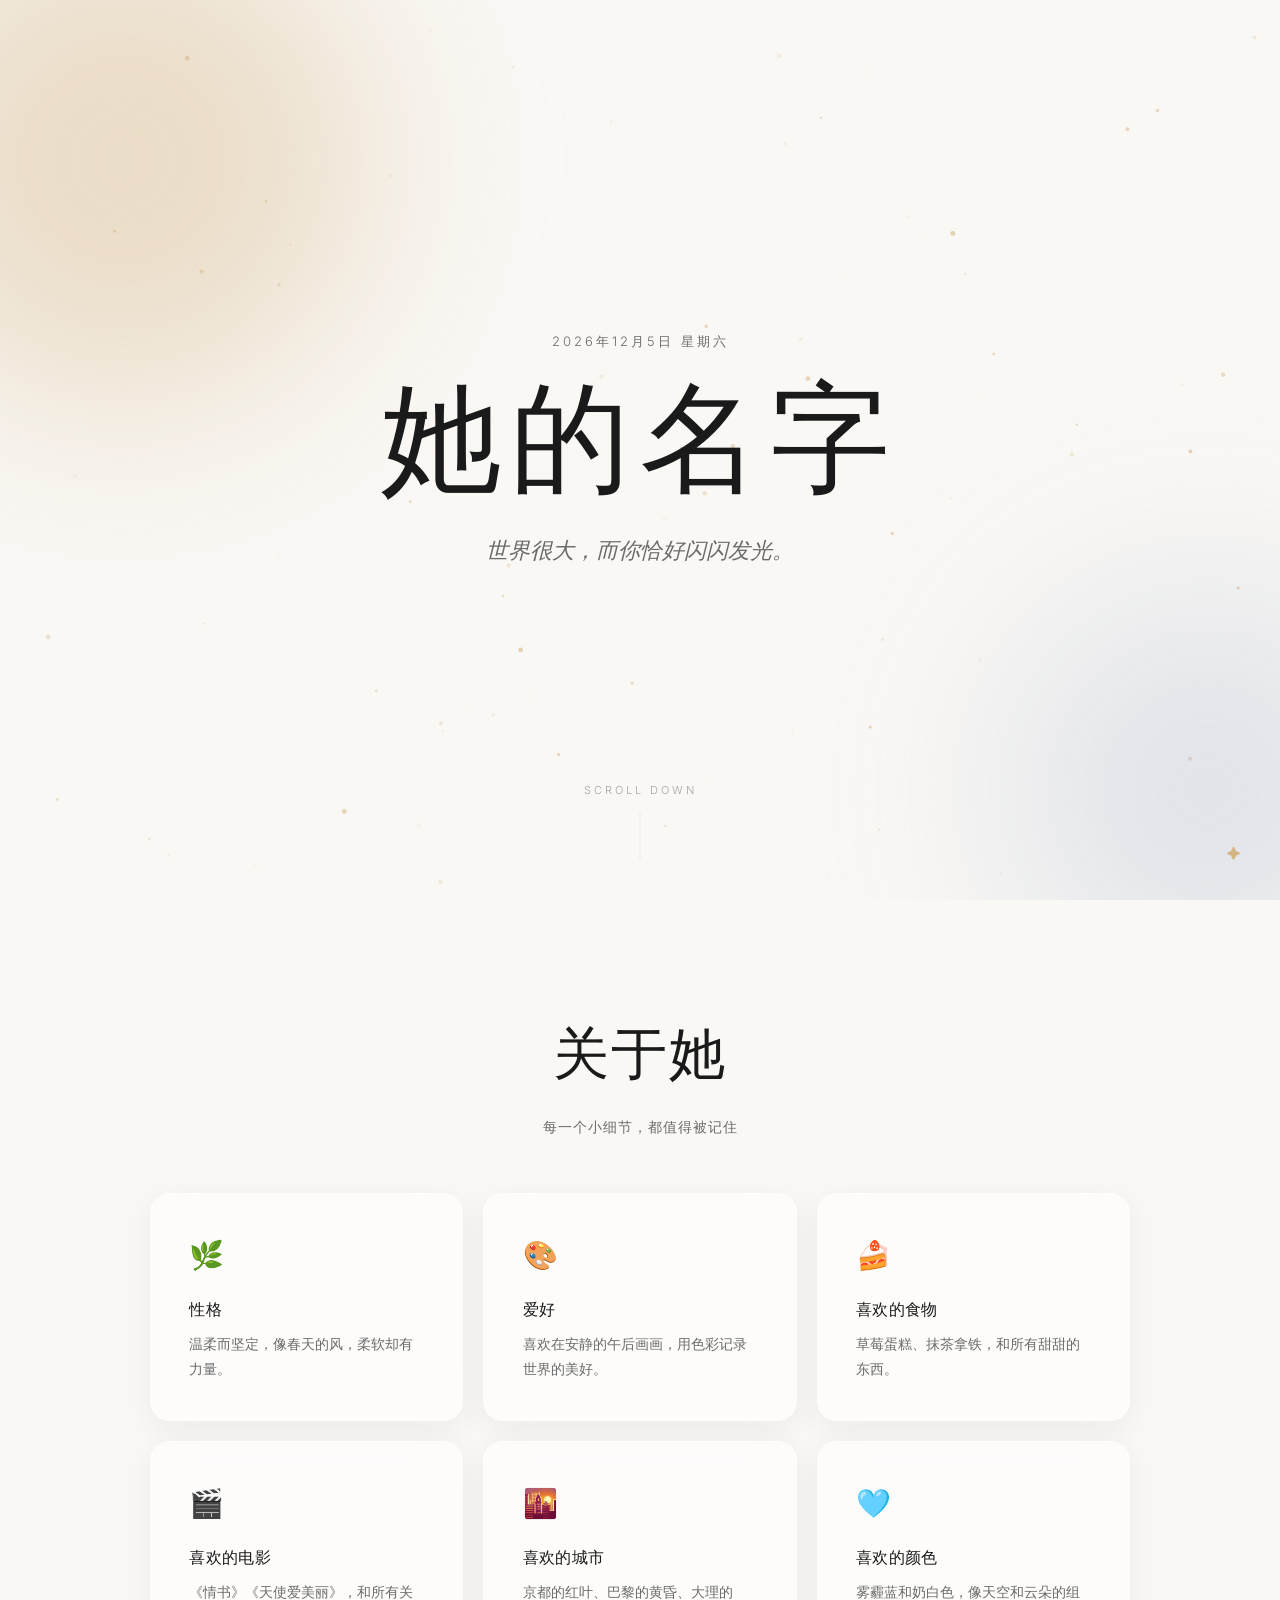
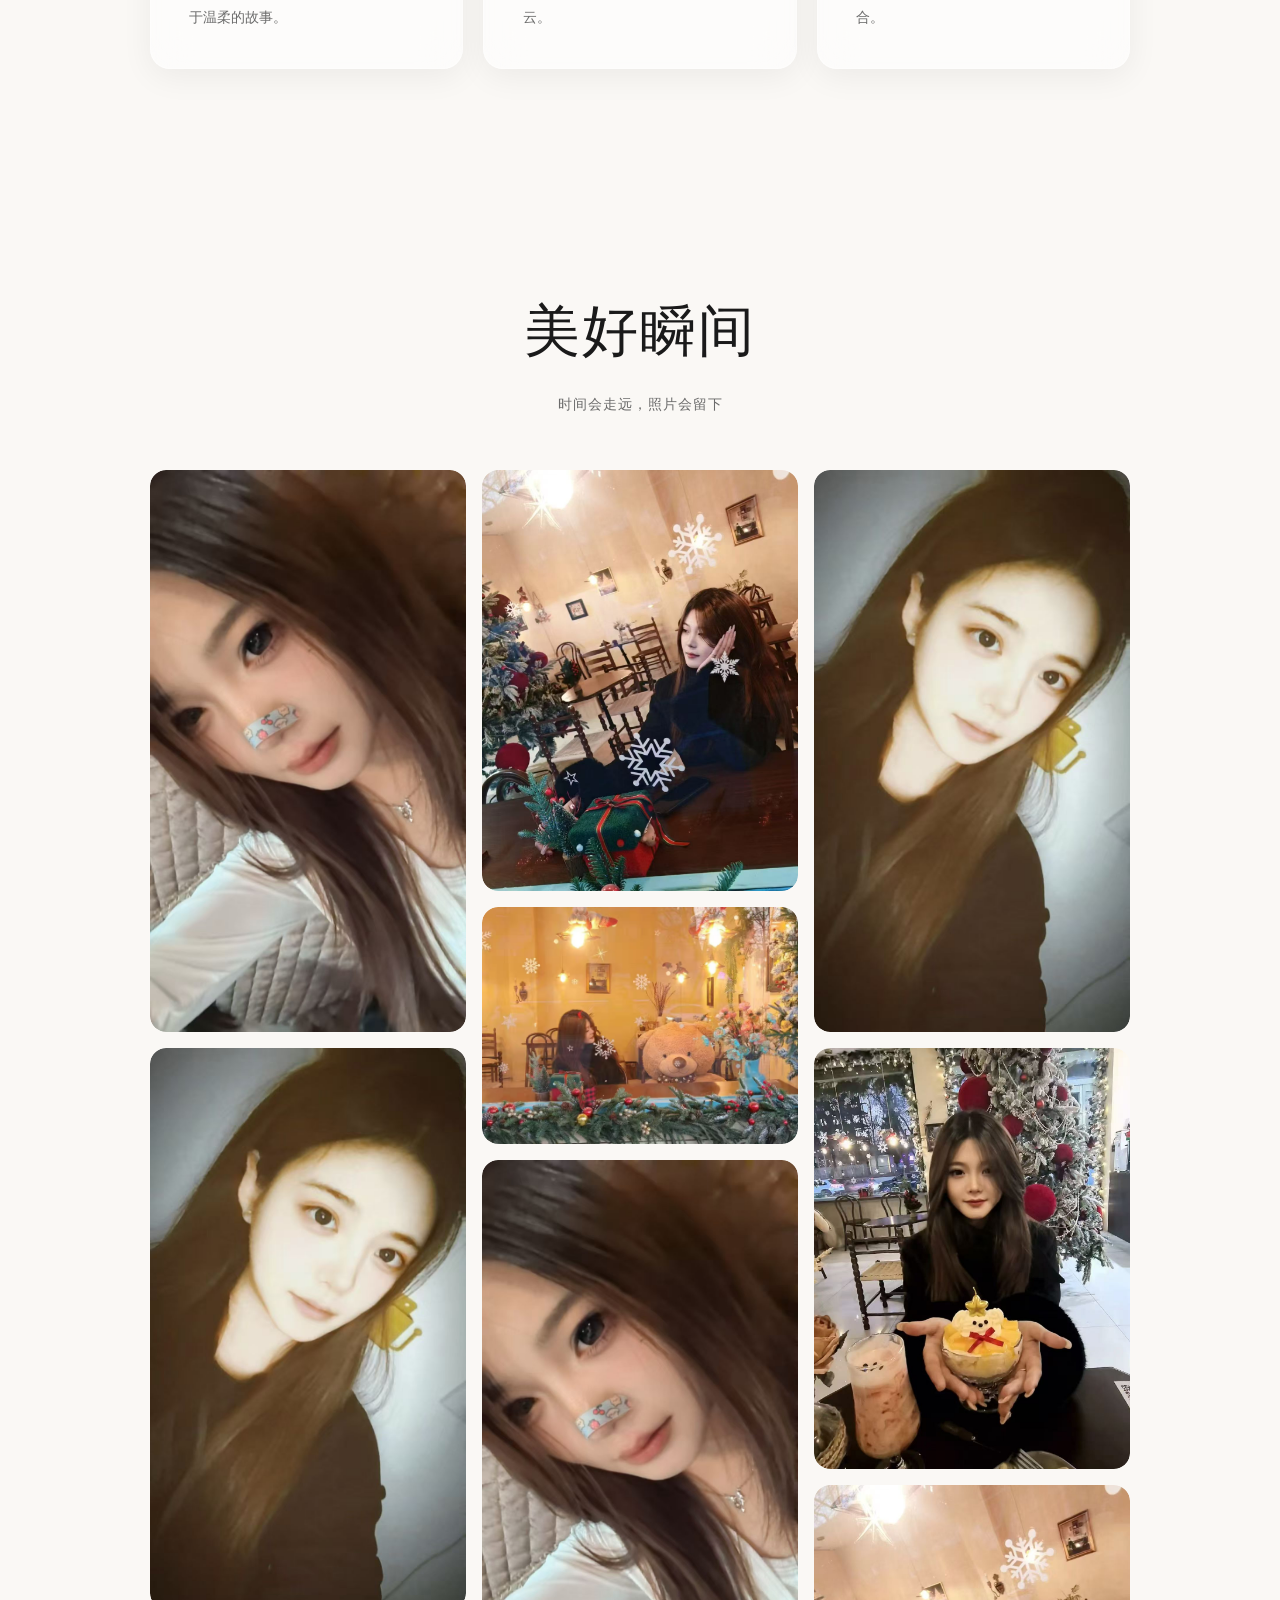
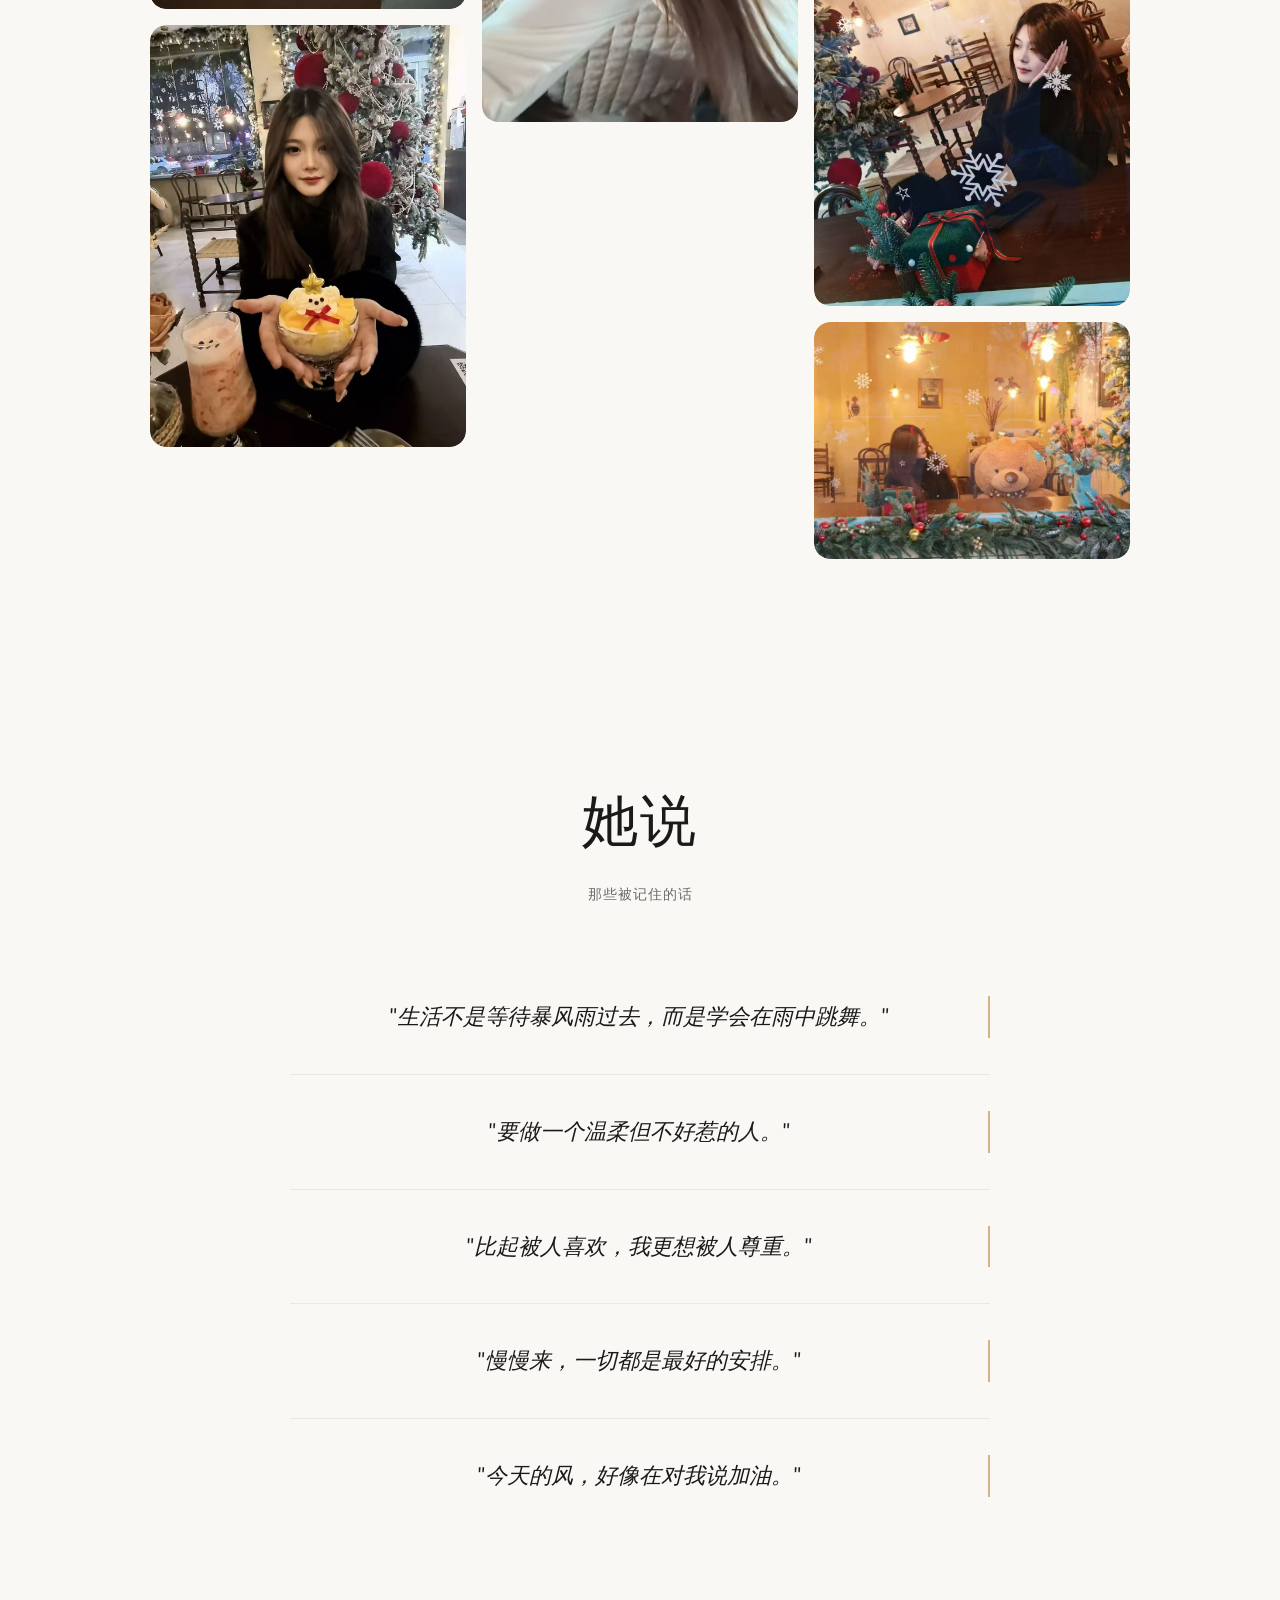
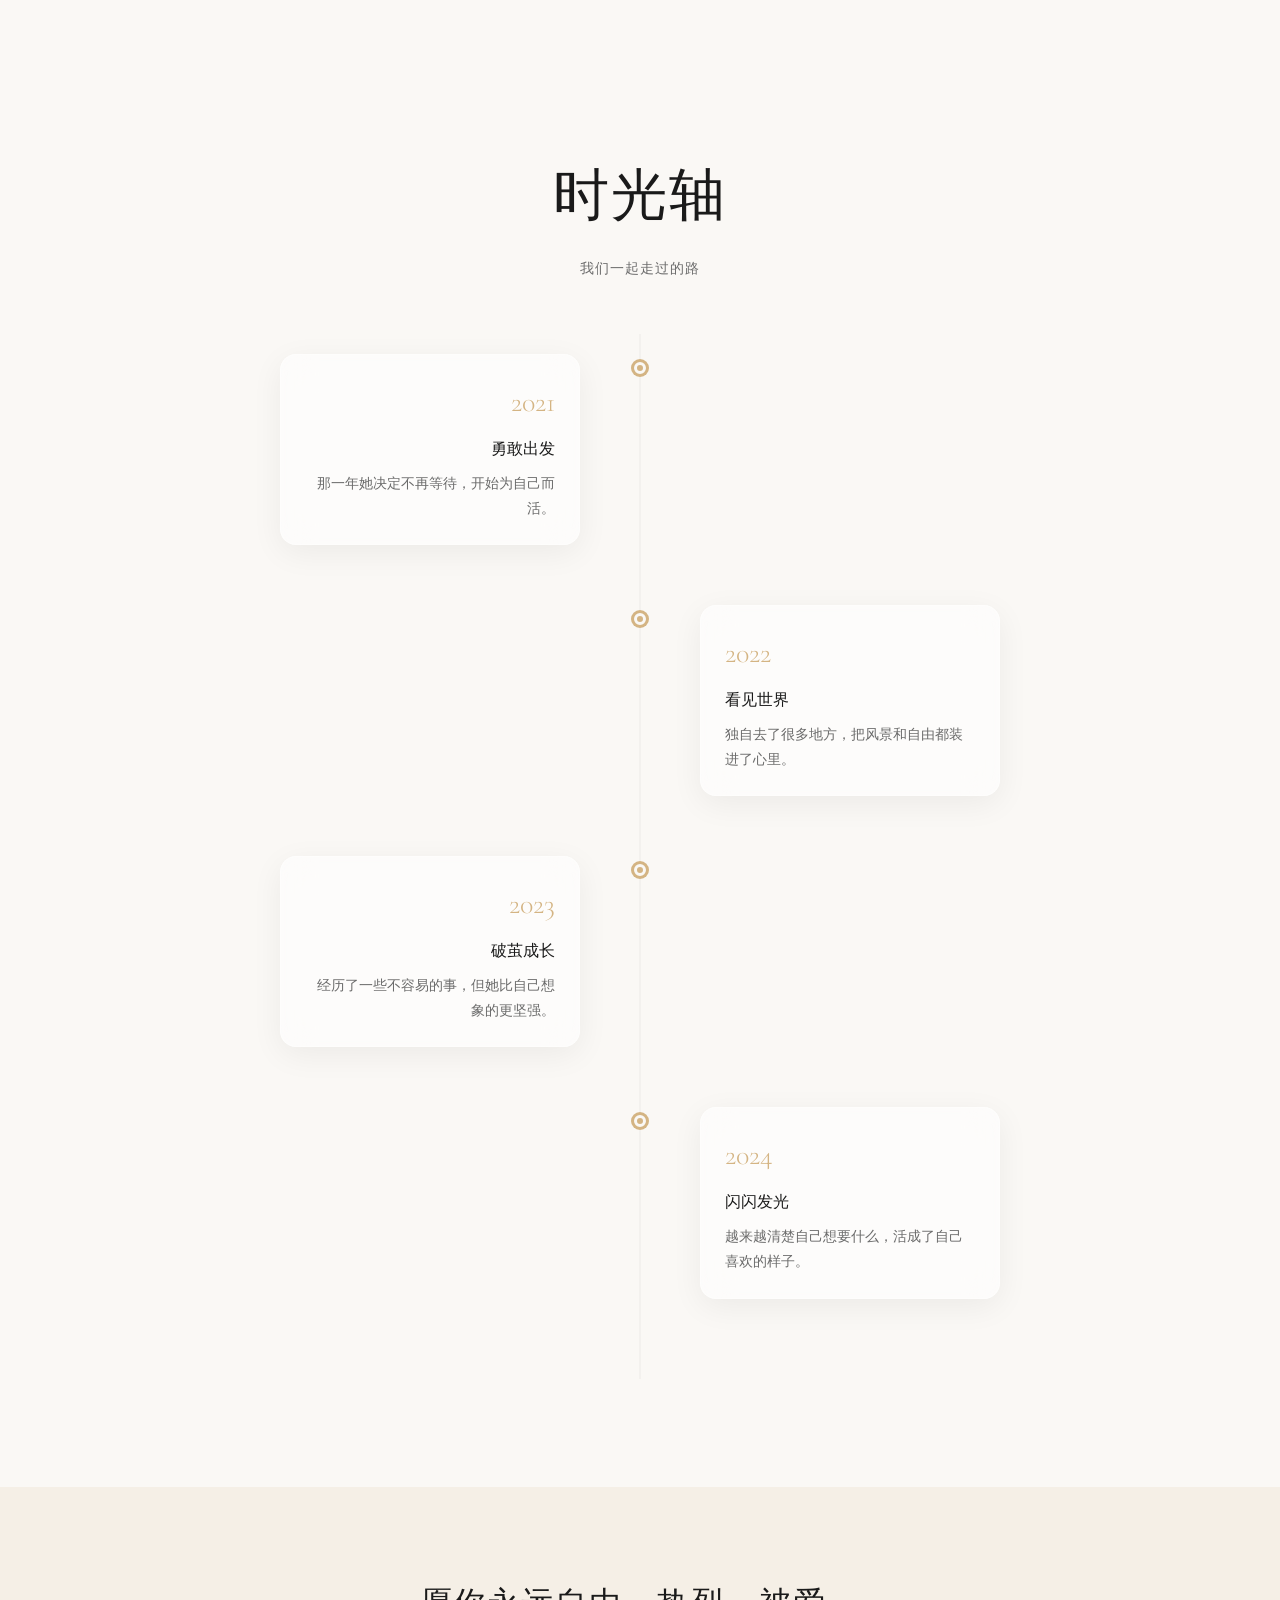
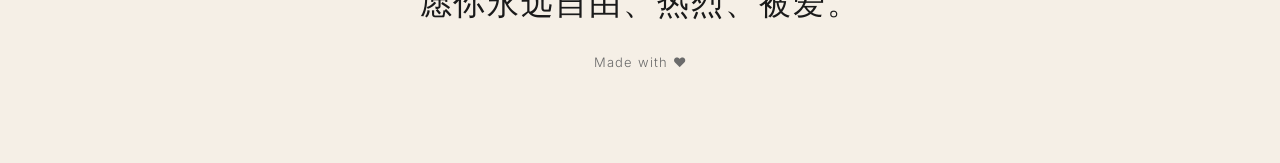
<file: index.html>
<!DOCTYPE html>
<html lang="zh-CN" data-theme="light">
<head>
  <meta charset="UTF-8">
  <meta name="viewport" content="width=device-width, initial-scale=1.0">
  <title>For You ✦</title>
  <link rel="icon" href="data:image/svg+xml,<svg xmlns='http://www.w3.org/2000/svg' viewBox='0 0 100 100'><text y='.9em' font-size='90'>✦</text></svg>">
  <link rel="preconnect" href="https://fonts.googleapis.com">
  <link rel="preconnect" href="https://fonts.gstatic.com" crossorigin>
  <link href="https://fonts.googleapis.com/css2?family=Cormorant+Garamond:ital,wght@0,300;0,400;0,600;1,300;1,400&family=Inter:wght@300;400;500&family=Lora:ital,wght@0,400;1,400&display=swap" rel="stylesheet">
  <link rel="stylesheet" href="style.css">
</head>
<body>

  <!-- Loading Screen -->
  <div id="loader">
    <div class="loader-inner">
      <div class="loader-line"></div>
      <span class="loader-text">Loading…</span>
    </div>
  </div>

  <!-- Mouse Glow Follower -->
  <div id="cursor-glow" aria-hidden="true"></div>

  <!-- Particle Canvas -->
  <canvas id="particles" aria-hidden="true"></canvas>

  <!-- Navigation -->
  <nav id="nav">
    <div class="nav-brand">✦</div>
    <div class="nav-controls">
      <span id="clock" class="nav-clock"></span>
      <button id="music-btn" class="nav-icon" title="音乐" aria-label="Toggle music">
        <svg class="icon-music-on" viewBox="0 0 24 24" width="18" height="18" fill="none" stroke="currentColor" stroke-width="1.5"><path d="M9 18V5l12-2v13"/><circle cx="6" cy="18" r="3"/><circle cx="18" cy="16" r="3"/></svg>
        <svg class="icon-music-off" viewBox="0 0 24 24" width="18" height="18" fill="none" stroke="currentColor" stroke-width="1.5"><path d="M9 18V5l12-2v13"/><circle cx="6" cy="18" r="3"/><circle cx="18" cy="16" r="3"/><line x1="2" y1="2" x2="22" y2="22"/></svg>
      </button>
      <button id="theme-btn" class="nav-icon" title="夜间模式" aria-label="Toggle dark mode">
        <svg class="icon-sun" viewBox="0 0 24 24" width="18" height="18" fill="none" stroke="currentColor" stroke-width="1.5"><circle cx="12" cy="12" r="5"/><line x1="12" y1="1" x2="12" y2="3"/><line x1="12" y1="21" x2="12" y2="23"/><line x1="4.22" y1="4.22" x2="5.64" y2="5.64"/><line x1="18.36" y1="18.36" x2="19.78" y2="19.78"/><line x1="1" y1="12" x2="3" y2="12"/><line x1="21" y1="12" x2="23" y2="12"/><line x1="4.22" y1="19.78" x2="5.64" y2="18.36"/><line x1="18.36" y1="5.64" x2="19.78" y2="4.22"/></svg>
        <svg class="icon-moon" viewBox="0 0 24 24" width="18" height="18" fill="none" stroke="currentColor" stroke-width="1.5"><path d="M21 12.79A9 9 0 1 1 11.21 3 7 7 0 0 0 21 12.79z"/></svg>
      </button>
    </div>
  </nav>

  <!-- ===== HERO ===== -->
  <section id="hero">
    <div class="hero-content">
      <p class="hero-date" id="hero-date"></p>
      <h1 class="hero-name" data-reveal>她的名字</h1>
      <p class="hero-tagline" data-reveal>世界很大，而你恰好闪闪发光。</p>
    </div>
    <div class="scroll-hint">
      <span>Scroll Down</span>
      <div class="scroll-line"></div>
    </div>
  </section>

  <!-- ===== ABOUT ===== -->
  <section id="about" class="section">
    <div class="container">
      <h2 class="section-title" data-reveal>关于她</h2>
      <p class="section-subtitle" data-reveal>每一个小细节，都值得被记住</p>
      <div class="cards-grid">
        <div class="about-card" data-reveal>
          <div class="card-icon">🌿</div>
          <h3>性格</h3>
          <p>温柔而坚定，像春天的风，柔软却有力量。</p>
        </div>
        <div class="about-card" data-reveal>
          <div class="card-icon">🎨</div>
          <h3>爱好</h3>
          <p>喜欢在安静的午后画画，用色彩记录世界的美好。</p>
        </div>
        <div class="about-card" data-reveal>
          <div class="card-icon">🍰</div>
          <h3>喜欢的食物</h3>
          <p>草莓蛋糕、抹茶拿铁，和所有甜甜的东西。</p>
        </div>
        <div class="about-card" data-reveal>
          <div class="card-icon">🎬</div>
          <h3>喜欢的电影</h3>
          <p>《情书》《天使爱美丽》，和所有关于温柔的故事。</p>
        </div>
        <div class="about-card" data-reveal>
          <div class="card-icon">🌇</div>
          <h3>喜欢的城市</h3>
          <p>京都的红叶、巴黎的黄昏、大理的云。</p>
        </div>
        <div class="about-card" data-reveal>
          <div class="card-icon">🩵</div>
          <h3>喜欢的颜色</h3>
          <p>雾霾蓝和奶白色，像天空和云朵的组合。</p>
        </div>
      </div>
    </div>
  </section>

  <!-- ===== GALLERY ===== -->
  <section id="gallery" class="section">
    <div class="container">
      <h2 class="section-title" data-reveal>美好瞬间</h2>
      <p class="section-subtitle" data-reveal>时间会走远，照片会留下</p>
      <div class="masonry" data-reveal>
        <div class="masonry-item"><img src="images/1.jpg" alt="moment"></div>
        <div class="masonry-item"><img src="images/2.jpg" alt="moment"></div>
        <div class="masonry-item"><img src="images/3.jpg" alt="moment"></div>
        <div class="masonry-item"><img src="images/4.jpg" alt="moment"></div>
        <div class="masonry-item"><img src="images/5.jpg" alt="moment"></div>
        <div class="masonry-item"><img src="images/1.jpg" alt="moment"></div>
        <div class="masonry-item"><img src="images/2.jpg" alt="moment"></div>
        <div class="masonry-item"><img src="images/3.jpg" alt="moment"></div>
        <div class="masonry-item"><img src="images/4.jpg" alt="moment"></div>
        <div class="masonry-item"><img src="images/5.jpg" alt="moment"></div>
      </div>
    </div>
  </section>

  <!-- Lightbox -->
  <div id="lightbox" class="lightbox" aria-hidden="true">
    <button class="lightbox-close" aria-label="Close">&times;</button>
    <div class="lightbox-content"></div>
  </div>

  <!-- ===== QUOTES ===== -->
  <section id="quotes" class="section">
    <div class="container">
      <h2 class="section-title" data-reveal>她说</h2>
      <p class="section-subtitle" data-reveal>那些被记住的话</p>
      <div class="quotes-list">
        <blockquote class="quote-item" data-reveal>
          <p>"生活不是等待暴风雨过去，而是学会在雨中跳舞。"</p>
        </blockquote>
        <blockquote class="quote-item" data-reveal>
          <p>"要做一个温柔但不好惹的人。"</p>
        </blockquote>
        <blockquote class="quote-item" data-reveal>
          <p>"比起被人喜欢，我更想被人尊重。"</p>
        </blockquote>
        <blockquote class="quote-item" data-reveal>
          <p>"慢慢来，一切都是最好的安排。"</p>
        </blockquote>
        <blockquote class="quote-item" data-reveal>
          <p>"今天的风，好像在对我说加油。"</p>
        </blockquote>
      </div>
    </div>
  </section>

  <!-- ===== TIMELINE ===== -->
  <section id="timeline" class="section">
    <div class="container">
      <h2 class="section-title" data-reveal>时光轴</h2>
      <p class="section-subtitle" data-reveal>我们一起走过的路</p>
      <div class="timeline">
        <div class="timeline-line"></div>
        <div class="timeline-item left" data-reveal>
          <div class="timeline-dot"></div>
          <div class="timeline-card">
            <span class="timeline-year">2021</span>
            <h3>勇敢出发</h3>
            <p>那一年她决定不再等待，开始为自己而活。</p>
          </div>
        </div>
        <div class="timeline-item right" data-reveal>
          <div class="timeline-dot"></div>
          <div class="timeline-card">
            <span class="timeline-year">2022</span>
            <h3>看见世界</h3>
            <p>独自去了很多地方，把风景和自由都装进了心里。</p>
          </div>
        </div>
        <div class="timeline-item left" data-reveal>
          <div class="timeline-dot"></div>
          <div class="timeline-card">
            <span class="timeline-year">2023</span>
            <h3>破茧成长</h3>
            <p>经历了一些不容易的事，但她比自己想象的更坚强。</p>
          </div>
        </div>
        <div class="timeline-item right" data-reveal>
          <div class="timeline-dot"></div>
          <div class="timeline-card">
            <span class="timeline-year">2024</span>
            <h3>闪闪发光</h3>
            <p>越来越清楚自己想要什么，活成了自己喜欢的样子。</p>
          </div>
        </div>
      </div>
    </div>
  </section>

  <!-- Hidden Surprise Star -->
  <button id="surprise-star" title="✨" aria-label="A surprise for you">✦</button>

  <!-- Letter Modal -->
  <div id="letter-modal" class="letter-modal" aria-hidden="true">
    <div class="letter-backdrop"></div>
    <div class="letter-paper">
      <button class="letter-close" aria-label="Close">&times;</button>
      <div class="letter-content">
        <h2>给未来的你</h2>
        <div class="letter-body">
          <p>不知道你看到这封信的时候，是什么样的心情。</p>
          <p>但我想告诉你——</p>
          <p>在这个世界上，有一个人，<br>认真地希望你快乐。</p>
          <p>不是因为你做了什么，<br>不是因为你成为了谁，<br>而是因为<strong>你就是你</strong>。</p>
          <p>愿你永远有勇气做自己，<br>愿你永远被温柔以待，<br>愿你的每一天，都比昨天更接近你想成为的样子。</p>
          <p>这个世界因为有你，而变得不一样。</p>
          <p class="letter-sign">永远为你骄傲的人 ✦</p>
        </div>
      </div>
    </div>
  </div>

  <!-- Footer -->
  <footer id="footer">
    <p class="footer-quote">愿你永远自由、热烈、被爱。</p>
    <p class="footer-made">Made with ❤️</p>
  </footer>

  <script src="script.js"></script>
</body>
</html>
</file>
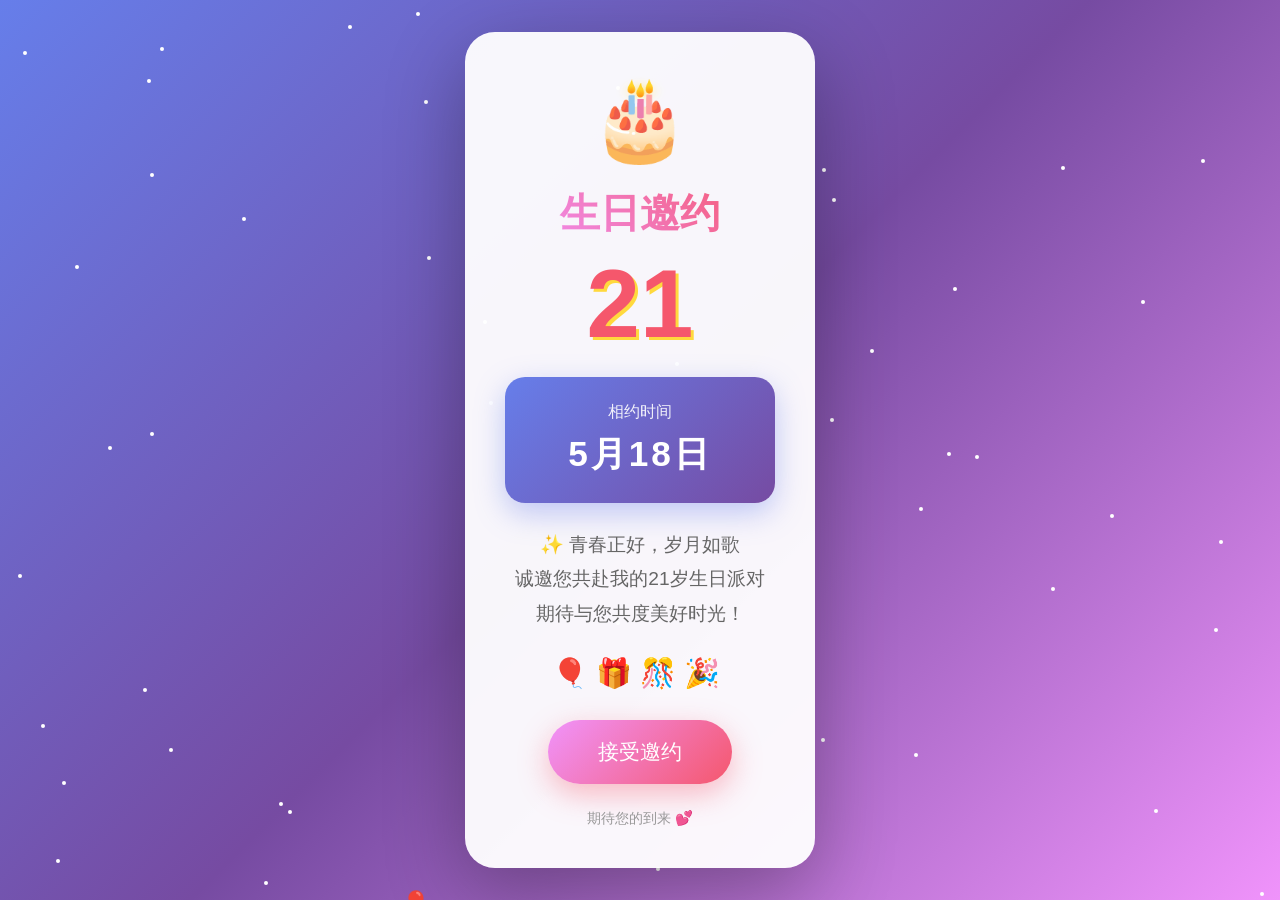
<file: birthday-invitation.html>
<!DOCTYPE html>
<html lang="zh-CN">
<head>
    <meta charset="UTF-8">
    <meta name="viewport" content="width=device-width, initial-scale=1.0">
    <title>21岁生日邀约 🎂</title>
    <style>
        * {
            margin: 0;
            padding: 0;
            box-sizing: border-box;
        }

        body {
            min-height: 100vh;
            background: linear-gradient(135deg, #667eea 0%, #764ba2 50%, #f093fb 100%);
            display: flex;
            justify-content: center;
            align-items: center;
            font-family: 'PingFang SC', 'Microsoft YaHei', sans-serif;
            overflow: hidden;
        }

        .container {
            text-align: center;
            padding: 40px;
            background: rgba(255, 255, 255, 0.95);
            border-radius: 30px;
            box-shadow: 0 25px 80px rgba(0, 0, 0, 0.3);
            max-width: 500px;
            margin: 20px;
            position: relative;
            z-index: 1;
        }

        .cake {
            font-size: 80px;
            animation: bounce 2s infinite;
        }

        @keyframes bounce {
            0%, 100% { transform: translateY(0); }
            50% { transform: translateY(-20px); }
        }

        h1 {
            font-size: 2.5em;
            color: #333;
            margin: 20px 0 10px;
            background: linear-gradient(45deg, #f093fb, #f5576c);
            -webkit-background-clip: text;
            -webkit-text-fill-color: transparent;
            background-clip: text;
        }

        .age {
            font-size: 6em;
            font-weight: bold;
            color: #f5576c;
            text-shadow: 3px 3px 0 #ffd93d;
            line-height: 1;
            margin: 15px 0;
        }

        .date-box {
            background: linear-gradient(135deg, #667eea, #764ba2);
            color: white;
            padding: 25px 40px;
            border-radius: 20px;
            margin: 25px 0;
            box-shadow: 0 10px 30px rgba(102, 126, 234, 0.4);
        }

        .date-label {
            font-size: 1em;
            opacity: 0.9;
            margin-bottom: 8px;
        }

        .date {
            font-size: 2.2em;
            font-weight: bold;
            letter-spacing: 3px;
        }

        .message {
            font-size: 1.2em;
            color: #666;
            line-height: 1.8;
            margin: 25px 0;
            padding: 0 10px;
        }

        .invite-btn {
            display: inline-block;
            padding: 18px 50px;
            font-size: 1.3em;
            color: white;
            background: linear-gradient(135deg, #f093fb, #f5576c);
            border: none;
            border-radius: 50px;
            cursor: pointer;
            text-decoration: none;
            transition: all 0.3s ease;
            box-shadow: 0 10px 30px rgba(245, 87, 108, 0.4);
            margin-top: 15px;
        }

        .invite-btn:hover {
            transform: translateY(-3px);
            box-shadow: 0 15px 40px rgba(245, 87, 108, 0.5);
        }

        .confetti {
            position: fixed;
            width: 10px;
            height: 10px;
            top: -10px;
            animation: fall linear forwards;
        }

        @keyframes fall {
            to {
                transform: translateY(100vh) rotate(720deg);
            }
        }

        .stars {
            position: fixed;
            width: 100%;
            height: 100%;
            top: 0;
            left: 0;
            pointer-events: none;
            z-index: 0;
        }

        .star {
            position: absolute;
            width: 4px;
            height: 4px;
            background: white;
            border-radius: 50%;
            animation: twinkle 2s infinite;
        }

        @keyframes twinkle {
            0%, 100% { opacity: 0.3; }
            50% { opacity: 1; }
        }

        .footer {
            margin-top: 25px;
            font-size: 0.9em;
            color: #999;
        }

        .emoji-line {
            font-size: 1.8em;
            margin: 15px 0;
            letter-spacing: 8px;
        }
    </style>
</head>
<body>
    <div class="stars" id="stars"></div>

    <div class="container">
        <div class="cake">🎂</div>
        <h1>生日邀约</h1>
        <div class="age">21</div>

        <div class="date-box">
            <div class="date-label">相约时间</div>
            <div class="date">5月18日</div>
        </div>

        <div class="message">
            ✨ 青春正好，岁月如歌<br>
            诚邀您共赴我的21岁生日派对<br>
            期待与您共度美好时光！
        </div>

        <div class="emoji-line">🎈🎁🎊🎉</div>

        <a href="#" class="invite-btn" onclick="acceptInvite()">接受邀约</a>

        <div class="footer">
            期待您的到来 💕
        </div>
    </div>

    <script>
        // 创建星星背景
        function createStars() {
            const starsContainer = document.getElementById('stars');
            for (let i = 0; i < 50; i++) {
                const star = document.createElement('div');
                star.className = 'star';
                star.style.left = Math.random() * 100 + '%';
                star.style.top = Math.random() * 100 + '%';
                star.style.animationDelay = Math.random() * 2 + 's';
                starsContainer.appendChild(star);
            }
        }

        // 创建彩带
        function createConfetti() {
            const colors = ['#f093fb', '#f5576c', '#ffd93d', '#667eea', '#764ba2', '#00f5d4'];
            const shapes = ['🎉', '🎊', '✨', '⭐', '💫', '🎈'];

            for (let i = 0; i < 30; i++) {
                setTimeout(() => {
                    const confetti = document.createElement('div');
                    confetti.className = 'confetti';
                    confetti.style.left = Math.random() * 100 + '%';
                    confetti.style.color = colors[Math.floor(Math.random() * colors.length)];
                    confetti.style.fontSize = (Math.random() * 20 + 15) + 'px';
                    confetti.style.animationDuration = (Math.random() * 3 + 3) + 's';
                    confetti.innerHTML = shapes[Math.floor(Math.random() * shapes.length)];
                    document.body.appendChild(confetti);

                    setTimeout(() => confetti.remove(), 6000);
                }, i * 200);
            }
        }

        function acceptInvite() {
            event.preventDefault();
            createConfetti();
            alert('🎉 太棒了！期待与你相见！\n\n记得把时间锁定：5月18日');
        }

        // 页面加载时
        createStars();
        setTimeout(createConfetti, 1000);
    </script>
</body>
</html>
</file>
<file: style.css>
/* ============================================================
   DESIGN SYSTEM — CSS Variables
   ============================================================ */
:root {
  /* Light theme */
  --bg:           #FAF8F5;
  --bg-card:      rgba(255, 255, 255, 0.55);
  --bg-card-hover:rgba(255, 255, 255, 0.75);
  --text:         #1A1A1A;
  --text-secondary:#6B6B6B;
  --accent:       #D4B483;
  --accent-light: #F5EFE6;
  --blue:         #B8C4D6;
  --border:       rgba(0, 0, 0, 0.06);
  --shadow:       0 8px 32px rgba(0, 0, 0, 0.06);
  --shadow-hover: 0 16px 48px rgba(0, 0, 0, 0.10);
  --glow:         rgba(212, 180, 131, 0.15);
  --particle-color: 212, 180, 131;
  --nav-bg:       rgba(250, 248, 245, 0.8);
  --glass-border: rgba(255, 255, 255, 0.4);
  --loader-bg:    #FAF8F5;
  --letter-bg:    #FFFDF9;
  --footer-bg:    #F5EFE6;
}

[data-theme="dark"] {
  --bg:           #0F0F0F;
  --bg-card:      rgba(255, 255, 255, 0.05);
  --bg-card-hover:rgba(255, 255, 255, 0.10);
  --text:         #F0EDE8;
  --text-secondary:#9A9A9A;
  --accent:       #D4B483;
  --accent-light: #1E1A14;
  --blue:         #7A8CA0;
  --border:       rgba(255, 255, 255, 0.06);
  --shadow:       0 8px 32px rgba(0, 0, 0, 0.3);
  --shadow-hover: 0 16px 48px rgba(0, 0, 0, 0.45);
  --glow:         rgba(212, 180, 131, 0.08);
  --particle-color: 212, 180, 131;
  --nav-bg:       rgba(15, 15, 15, 0.85);
  --glass-border: rgba(255, 255, 255, 0.08);
  --loader-bg:    #0F0F0F;
  --letter-bg:    #1A1714;
  --footer-bg:    #141210;
}

/* ============================================================
   RESET & BASE
   ============================================================ */
*, *::before, *::after { margin: 0; padding: 0; box-sizing: border-box; }

html {
  scroll-behavior: smooth;
  -webkit-font-smoothing: antialiased;
  -moz-osx-font-smoothing: grayscale;
}

body {
  font-family: 'Inter', -apple-system, BlinkMacSystemFont, 'Segoe UI', sans-serif;
  font-weight: 300;
  color: var(--text);
  background: var(--bg);
  line-height: 1.7;
  overflow-x: hidden;
  transition: background 0.6s ease, color 0.6s ease;
}

::selection {
  background: var(--accent);
  color: #fff;
}

img { max-width: 100%; display: block; }
button { cursor: pointer; border: none; background: none; font: inherit; color: inherit; }

.container {
  max-width: 1100px;
  margin: 0 auto;
  padding: 0 clamp(20px, 5vw, 60px);
}

.section {
  padding: clamp(80px, 12vh, 160px) 0;
  position: relative;
}

/* ============================================================
   LOADING SCREEN
   ============================================================ */
#loader {
  position: fixed;
  inset: 0;
  z-index: 9999;
  background: var(--loader-bg);
  display: flex;
  align-items: center;
  justify-content: center;
  transition: opacity 0.8s ease, visibility 0.8s ease;
}

#loader.hidden {
  opacity: 0;
  visibility: hidden;
  pointer-events: none;
}

.loader-inner {
  display: flex;
  flex-direction: column;
  align-items: center;
  gap: 20px;
}

.loader-line {
  width: 120px;
  height: 1px;
  background: var(--border);
  position: relative;
  overflow: hidden;
}

.loader-line::after {
  content: '';
  position: absolute;
  left: 0; top: 0;
  width: 40%;
  height: 100%;
  background: var(--accent);
  animation: loaderSlide 1.2s ease-in-out infinite;
}

@keyframes loaderSlide {
  0%   { left: -40%; }
  100% { left: 100%; }
}

.loader-text {
  font-size: 12px;
  letter-spacing: 3px;
  text-transform: uppercase;
  color: var(--text-secondary);
}

/* ============================================================
   CURSOR GLOW
   ============================================================ */
#cursor-glow {
  position: fixed;
  width: 400px;
  height: 400px;
  border-radius: 50%;
  pointer-events: none;
  z-index: 1;
  background: radial-gradient(circle, var(--glow) 0%, transparent 70%);
  transform: translate(-50%, -50%);
  transition: opacity 0.3s;
  opacity: 0;
}

#cursor-glow.visible { opacity: 1; }

@media (pointer: coarse) {
  #cursor-glow { display: none; }
}

/* ============================================================
   PARTICLES CANVAS
   ============================================================ */
#particles {
  position: fixed;
  inset: 0;
  z-index: 0;
  pointer-events: none;
}

/* ============================================================
   NAVIGATION
   ============================================================ */
#nav {
  position: fixed;
  top: 0; left: 0; right: 0;
  z-index: 100;
  display: flex;
  align-items: center;
  justify-content: space-between;
  padding: 0 clamp(20px, 4vw, 48px);
  height: 56px;
  background: var(--nav-bg);
  backdrop-filter: blur(20px);
  -webkit-backdrop-filter: blur(20px);
  border-bottom: 1px solid var(--border);
  opacity: 0;
  transform: translateY(-10px);
  transition: opacity 0.6s ease, transform 0.6s ease, background 0.6s ease;
}

#nav.visible {
  opacity: 1;
  transform: translateY(0);
}

.nav-brand {
  font-size: 20px;
  color: var(--accent);
  user-select: none;
}

.nav-controls {
  display: flex;
  align-items: center;
  gap: 12px;
}

.nav-clock {
  font-size: 12px;
  letter-spacing: 1px;
  color: var(--text-secondary);
  font-variant-numeric: tabular-nums;
  min-width: 70px;
  text-align: right;
}

.nav-icon {
  width: 36px;
  height: 36px;
  display: flex;
  align-items: center;
  justify-content: center;
  border-radius: 50%;
  color: var(--text-secondary);
  transition: color 0.3s, background 0.3s;
}

.nav-icon:hover {
  color: var(--text);
  background: var(--bg-card);
}

/* Theme toggle icon switching */
[data-theme="light"] .icon-sun  { display: block; }
[data-theme="light"] .icon-moon { display: none; }
[data-theme="dark"]  .icon-sun  { display: none; }
[data-theme="dark"]  .icon-moon { display: block; }

/* Music toggle icon switching */
#music-btn .icon-music-off { display: none; }
#music-btn.playing .icon-music-on  { display: none; }
#music-btn.playing .icon-music-off { display: block; }

/* ============================================================
   HERO SECTION
   ============================================================ */
#hero {
  position: relative;
  min-height: 100vh;
  display: flex;
  align-items: center;
  justify-content: center;
  z-index: 2;
  overflow: hidden;
}

/* Gradient orbs behind hero */
#hero::before,
#hero::after {
  content: '';
  position: absolute;
  border-radius: 50%;
  filter: blur(100px);
  opacity: 0.4;
  animation: orbFloat 12s ease-in-out infinite alternate;
  pointer-events: none;
}

#hero::before {
  width: 500px; height: 500px;
  background: var(--accent);
  top: -10%; left: -10%;
  animation-delay: 0s;
}

#hero::after {
  width: 400px; height: 400px;
  background: var(--blue);
  bottom: -10%; right: -10%;
  animation-delay: -6s;
}

@keyframes orbFloat {
  0%   { transform: translate(0, 0) scale(1); }
  100% { transform: translate(60px, 40px) scale(1.15); }
}

.hero-content {
  text-align: center;
  z-index: 2;
  padding: 0 20px;
}

.hero-date {
  font-size: 13px;
  letter-spacing: 3px;
  color: var(--text-secondary);
  margin-bottom: 24px;
  text-transform: uppercase;
}

.hero-name {
  font-family: 'Cormorant Garamond', 'Georgia', serif;
  font-size: clamp(48px, 10vw, 120px);
  font-weight: 300;
  letter-spacing: 0.08em;
  line-height: 1.1;
  margin-bottom: 24px;
  opacity: 0;
  transform: translateY(40px);
  transition: opacity 1.2s cubic-bezier(0.16, 1, 0.3, 1),
              transform 1.2s cubic-bezier(0.16, 1, 0.3, 1);
}

.hero-name.revealed {
  opacity: 1;
  transform: translateY(0);
}

.hero-tagline {
  font-family: 'Lora', 'Georgia', serif;
  font-style: italic;
  font-size: clamp(16px, 2.5vw, 22px);
  color: var(--text-secondary);
  font-weight: 400;
  opacity: 0;
  transform: translateY(30px);
  transition: opacity 1.2s cubic-bezier(0.16, 1, 0.3, 1) 0.3s,
              transform 1.2s cubic-bezier(0.16, 1, 0.3, 1) 0.3s;
}

.hero-tagline.revealed {
  opacity: 1;
  transform: translateY(0);
}

/* Scroll hint */
.scroll-hint {
  position: absolute;
  bottom: 40px;
  left: 50%;
  transform: translateX(-50%);
  display: flex;
  flex-direction: column;
  align-items: center;
  gap: 12px;
  z-index: 2;
}

.scroll-hint span {
  font-size: 11px;
  letter-spacing: 3px;
  text-transform: uppercase;
  color: var(--text-secondary);
  opacity: 0.6;
}

.scroll-line {
  width: 1px;
  height: 48px;
  position: relative;
  overflow: hidden;
  background: var(--border);
}

.scroll-line::after {
  content: '';
  position: absolute;
  top: -100%;
  left: 0;
  width: 100%;
  height: 50%;
  background: var(--accent);
  animation: scrollDown 2s ease-in-out infinite;
}

@keyframes scrollDown {
  0%   { top: -50%; }
  100% { top: 150%; }
}

/* ============================================================
   SECTION TITLES
   ============================================================ */
.section-title {
  font-family: 'Cormorant Garamond', 'Georgia', serif;
  font-size: clamp(32px, 5vw, 56px);
  font-weight: 300;
  letter-spacing: 0.04em;
  text-align: center;
  margin-bottom: 12px;
}

.section-subtitle {
  text-align: center;
  font-size: 14px;
  color: var(--text-secondary);
  letter-spacing: 1px;
  margin-bottom: clamp(40px, 6vh, 80px);
}

/* ============================================================
   REVEAL ANIMATION (scroll-triggered)
   ============================================================ */
[data-reveal] {
  opacity: 0;
  transform: translateY(32px);
  transition: opacity 0.8s cubic-bezier(0.16, 1, 0.3, 1),
              transform 0.8s cubic-bezier(0.16, 1, 0.3, 1);
}

[data-reveal].revealed {
  opacity: 1;
  transform: translateY(0);
}

/* Stagger children in cards-grid */
.cards-grid [data-reveal]:nth-child(1) { transition-delay: 0s; }
.cards-grid [data-reveal]:nth-child(2) { transition-delay: 0.08s; }
.cards-grid [data-reveal]:nth-child(3) { transition-delay: 0.16s; }
.cards-grid [data-reveal]:nth-child(4) { transition-delay: 0.24s; }
.cards-grid [data-reveal]:nth-child(5) { transition-delay: 0.32s; }
.cards-grid [data-reveal]:nth-child(6) { transition-delay: 0.40s; }

/* ============================================================
   ABOUT CARDS
   ============================================================ */
.cards-grid {
  display: grid;
  grid-template-columns: repeat(3, 1fr);
  gap: 20px;
}

.about-card {
  background: var(--bg-card);
  backdrop-filter: blur(20px);
  -webkit-backdrop-filter: blur(20px);
  border: 1px solid var(--glass-border);
  border-radius: 20px;
  padding: clamp(28px, 3vw, 40px);
  box-shadow: var(--shadow);
  transition: transform 0.4s cubic-bezier(0.16, 1, 0.3, 1),
              box-shadow 0.4s ease,
              background 0.4s ease;
}

.about-card:hover {
  transform: translateY(-4px) scale(1.02);
  box-shadow: var(--shadow-hover);
  background: var(--bg-card-hover);
}

.card-icon {
  font-size: 28px;
  margin-bottom: 16px;
}

.about-card h3 {
  font-family: 'Inter', sans-serif;
  font-weight: 500;
  font-size: 16px;
  margin-bottom: 8px;
  letter-spacing: 0.02em;
}

.about-card p {
  font-size: 14px;
  color: var(--text-secondary);
  line-height: 1.8;
}

/* ============================================================
   GALLERY — MASONRY
   ============================================================ */
.masonry {
  columns: 3;
  column-gap: 16px;
}

.masonry-item {
  break-inside: avoid;
  margin-bottom: 16px;
  border-radius: 16px;
  overflow: hidden;
  cursor: pointer;
  transition: transform 0.4s cubic-bezier(0.16, 1, 0.3, 1);
}

.masonry-item:hover {
  transform: scale(1.02);
}

.masonry-item img {
  width: 100%;
  display: block;
  border-radius: 16px;
  object-fit: cover;
}

/* ============================================================
   LIGHTBOX
   ============================================================ */
.lightbox {
  position: fixed;
  inset: 0;
  z-index: 200;
  display: flex;
  align-items: center;
  justify-content: center;
  background: rgba(0, 0, 0, 0.6);
  backdrop-filter: blur(24px);
  -webkit-backdrop-filter: blur(24px);
  opacity: 0;
  visibility: hidden;
  transition: opacity 0.4s ease, visibility 0.4s ease;
}

.lightbox.active {
  opacity: 1;
  visibility: visible;
}

.lightbox-close {
  position: absolute;
  top: 24px; right: 24px;
  font-size: 32px;
  color: #fff;
  opacity: 0.7;
  transition: opacity 0.3s;
  z-index: 201;
}

.lightbox-close:hover { opacity: 1; }

.lightbox-content {
  max-width: 85vw;
  max-height: 85vh;
  border-radius: 16px;
  overflow: hidden;
  transform: scale(0.9);
  transition: transform 0.5s cubic-bezier(0.16, 1, 0.3, 1);
}

.lightbox.active .lightbox-content {
  transform: scale(1);
}

.lightbox-content img {
  border-radius: 16px;
  max-width: 85vw;
  max-height: 85vh;
  object-fit: contain;
}

/* ============================================================
   QUOTES
   ============================================================ */
.quotes-list {
  max-width: 700px;
  margin: 0 auto;
}

.quote-item {
  padding: clamp(24px, 4vh, 48px) 0;
  border-bottom: 1px solid var(--border);
  text-align: center;
}

.quote-item:last-child { border-bottom: none; }

.quote-item p {
  font-family: 'Lora', 'Georgia', serif;
  font-style: italic;
  font-size: clamp(16px, 2.2vw, 22px);
  line-height: 1.9;
  color: var(--text);
}

/* Typewriter effect — applied via JS */
.quote-item.typing p {
  overflow: hidden;
  white-space: nowrap;
  border-right: 2px solid var(--accent);
  width: 0;
  animation: typewriter 3s steps(40, end) forwards,
             blink 0.6s step-end infinite;
}

@keyframes typewriter {
  to { width: 100%; }
}

@keyframes blink {
  50% { border-color: transparent; }
}

/* ============================================================
   TIMELINE
   ============================================================ */
.timeline {
  position: relative;
  max-width: 800px;
  margin: 0 auto;
  padding: 20px 0;
}

.timeline-line {
  position: absolute;
  left: 50%;
  top: 0; bottom: 0;
  width: 1px;
  background: var(--border);
  transform: translateX(-50%);
}

.timeline-item {
  position: relative;
  width: 50%;
  padding: 0 40px 60px;
}

.timeline-item.left {
  padding-right: 60px;
  text-align: right;
}

.timeline-item.right {
  left: 50%;
  padding-left: 60px;
  text-align: left;
}

.timeline-dot {
  position: absolute;
  top: 8px;
  width: 12px; height: 12px;
  border-radius: 50%;
  background: var(--accent);
  border: 3px solid var(--bg);
  box-shadow: 0 0 0 3px var(--accent);
  z-index: 2;
  transition: transform 0.4s cubic-bezier(0.34, 1.56, 0.64, 1);
}

.timeline-item.left .timeline-dot {
  right: -6px;
}

.timeline-item.right .timeline-dot {
  left: -6px;
}

.timeline-item:hover .timeline-dot {
  transform: scale(1.4);
}

.timeline-card {
  background: var(--bg-card);
  backdrop-filter: blur(16px);
  -webkit-backdrop-filter: blur(16px);
  border: 1px solid var(--glass-border);
  border-radius: 16px;
  padding: 24px;
  box-shadow: var(--shadow);
  transition: transform 0.4s cubic-bezier(0.16, 1, 0.3, 1),
              box-shadow 0.4s ease;
}

.timeline-card:hover {
  transform: translateY(-2px);
  box-shadow: var(--shadow-hover);
}

.timeline-year {
  display: inline-block;
  font-family: 'Cormorant Garamond', serif;
  font-size: 28px;
  font-weight: 300;
  color: var(--accent);
  margin-bottom: 8px;
}

.timeline-card h3 {
  font-weight: 500;
  font-size: 16px;
  margin-bottom: 8px;
}

.timeline-card p {
  font-size: 14px;
  color: var(--text-secondary);
  line-height: 1.8;
}

/* ============================================================
   SURPRISE STAR
   ============================================================ */
#surprise-star {
  position: fixed;
  bottom: 28px;
  right: 28px;
  z-index: 50;
  font-size: 14px;
  color: var(--accent);
  width: 36px; height: 36px;
  display: flex;
  align-items: center;
  justify-content: center;
  border-radius: 50%;
  animation: starPulse 3s ease-in-out infinite;
  transition: transform 0.3s;
}

#surprise-star:hover {
  transform: scale(1.3);
}

@keyframes starPulse {
  0%, 100% { opacity: 0.4; box-shadow: 0 0 8px rgba(212,180,131,0.2); }
  50%      { opacity: 1;   box-shadow: 0 0 20px rgba(212,180,131,0.5); }
}

/* ============================================================
   LETTER MODAL
   ============================================================ */
.letter-modal {
  position: fixed;
  inset: 0;
  z-index: 300;
  display: flex;
  align-items: center;
  justify-content: center;
  opacity: 0;
  visibility: hidden;
  transition: opacity 0.5s ease, visibility 0.5s ease;
}

.letter-modal.active {
  opacity: 1;
  visibility: visible;
}

.letter-backdrop {
  position: absolute;
  inset: 0;
  background: rgba(0, 0, 0, 0.4);
  backdrop-filter: blur(30px);
  -webkit-backdrop-filter: blur(30px);
}

.letter-paper {
  position: relative;
  background: var(--letter-bg);
  border-radius: 24px;
  padding: clamp(32px, 5vw, 56px);
  max-width: 560px;
  width: 90%;
  max-height: 85vh;
  overflow-y: auto;
  box-shadow: 0 24px 80px rgba(0, 0, 0, 0.15);
  border: 1px solid var(--glass-border);
  transform: scaleY(0);
  transform-origin: center center;
  transition: transform 0.7s cubic-bezier(0.16, 1, 0.3, 1);
}

.letter-modal.active .letter-paper {
  transform: scaleY(1);
}

.letter-close {
  position: absolute;
  top: 16px; right: 20px;
  font-size: 28px;
  color: var(--text-secondary);
  transition: color 0.3s;
}

.letter-close:hover { color: var(--text); }

.letter-content h2 {
  font-family: 'Cormorant Garamond', serif;
  font-weight: 300;
  font-size: clamp(24px, 4vw, 36px);
  text-align: center;
  margin-bottom: 32px;
  letter-spacing: 0.05em;
}

.letter-body p {
  font-family: 'Lora', serif;
  font-size: clamp(14px, 1.6vw, 16px);
  line-height: 2;
  margin-bottom: 16px;
  color: var(--text);
}

.letter-body strong {
  color: var(--accent);
  font-weight: 600;
}

.letter-sign {
  text-align: right;
  margin-top: 32px;
  font-style: italic;
  color: var(--text-secondary);
}

/* ============================================================
   FOOTER
   ============================================================ */
#footer {
  text-align: center;
  padding: clamp(60px, 10vh, 120px) 20px;
  background: var(--footer-bg);
  transition: background 0.6s ease;
}

.footer-quote {
  font-family: 'Cormorant Garamond', serif;
  font-size: clamp(20px, 3vw, 32px);
  font-weight: 300;
  letter-spacing: 0.06em;
  margin-bottom: 20px;
}

.footer-made {
  font-size: 13px;
  color: var(--text-secondary);
  letter-spacing: 1px;
}

/* ============================================================
   RESPONSIVE
   ============================================================ */
@media (max-width: 768px) {
  .cards-grid {
    grid-template-columns: repeat(2, 1fr);
    gap: 14px;
  }

  .masonry {
    columns: 2;
    column-gap: 12px;
  }

  .masonry-item { margin-bottom: 12px; }

  /* Timeline: single column */
  .timeline-line {
    left: 20px;
  }

  .timeline-item,
  .timeline-item.left,
  .timeline-item.right {
    width: 100%;
    left: 0;
    padding-left: 52px;
    padding-right: 0;
    text-align: left;
  }

  .timeline-item.left .timeline-dot,
  .timeline-item.right .timeline-dot {
    left: 14px;
    right: auto;
  }

  .nav-clock { display: none; }
}

@media (max-width: 480px) {
  .cards-grid {
    grid-template-columns: 1fr;
  }

  .masonry {
    columns: 1;
  }
}
</file>
